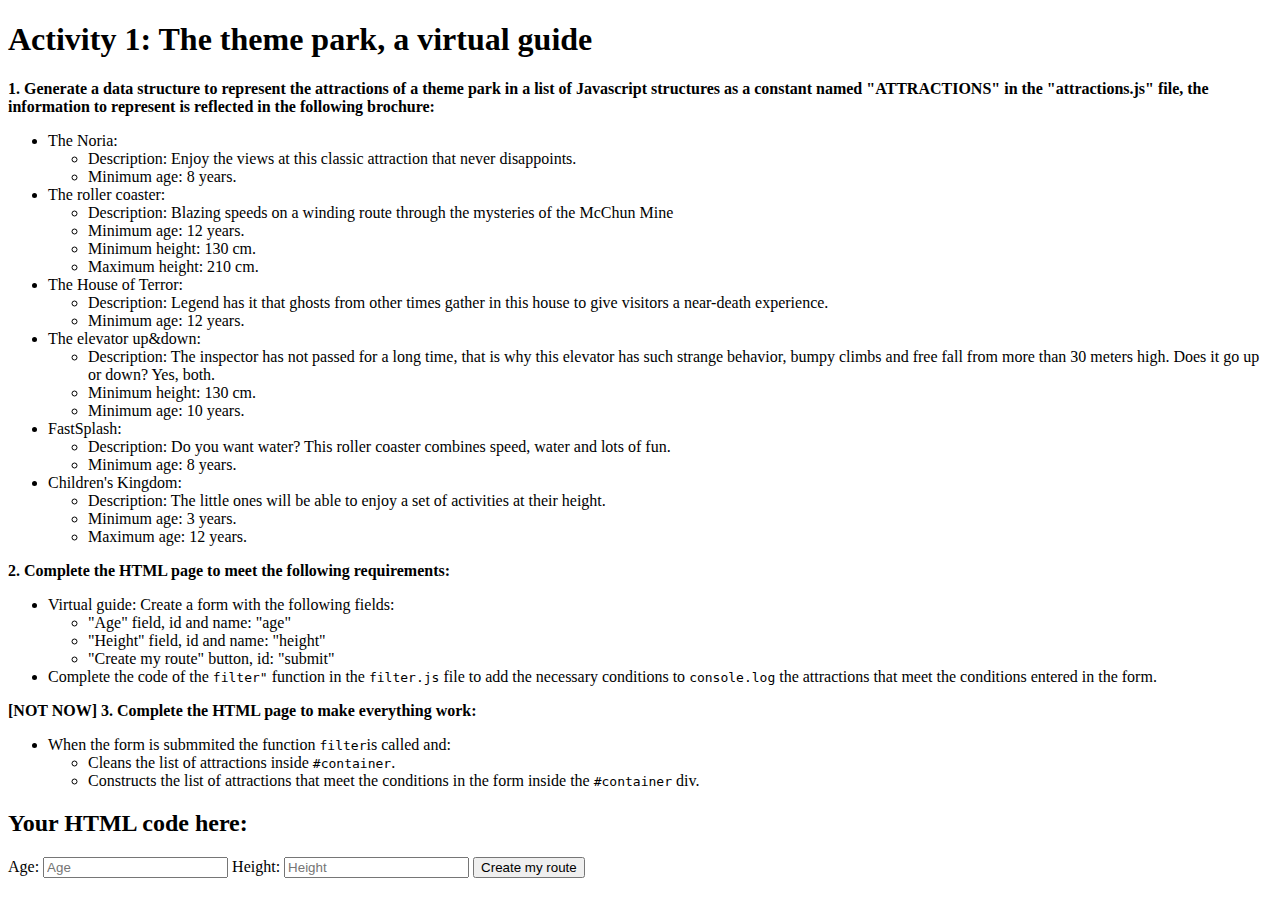
<file: Activity 1/index.html>
<!DOCTYPE html>
<html lang="en">

<head>
    <meta charset="UTF-8">
    <meta http-equiv="X-UA-Compatible" content="IE=edge">
    <meta name="viewport" content="width=device-width, initial-scale=1.0">
    <title>Activity 1: The theme park, a virtual guide</title>
</head>

<body>
    <h1>Activity 1: The theme park, a virtual guide</h1>
    <p>
        <strong>
            1. Generate a data structure to represent the attractions of a theme park in a list of
            Javascript structures as a constant named "ATTRACTIONS" in the "attractions.js" file,
            the information to represent is reflected in the following brochure:
        </strong>
    <ul>
        <li>The Noria:
            <ul>
                <li>
                    Description: Enjoy the views at this classic attraction that never disappoints.
                </li>
                <li>Minimum age: 8 years.</li>
            </ul>
        </li>
        <li>The roller coaster:
            <ul>
                <li>
                    Description: Blazing speeds on a winding route through the mysteries of the
                    McChun Mine
                </li>
                <li>Minimum age: 12 years.</li>
                <li>Minimum height: 130 cm.</li>
                <li>Maximum height: 210 cm.</li>
            </ul>
        </li>
        <li>The House of Terror:
            <ul>
                <li>
                    Description: Legend has it that ghosts from other times gather in this house
                    to give visitors a near-death experience.
                </li>
                <li>Minimum age: 12 years.</li>
            </ul>
        </li>
        <li>The elevator up&down:
            <ul>
                <li>
                    Description: The inspector has not passed for a long time, that is why this
                    elevator has such strange behavior, bumpy climbs and free fall from more than
                    30 meters high. Does it go up or down? Yes, both.
                </li>
                <li>Minimum height: 130 cm.</li>
                <li>Minimum age: 10 years.</li>
            </ul>
        </li>
        <li>FastSplash:
            <ul>
                <li>
                    Description: Do you want water? This roller coaster combines speed, water
                    and lots of fun.
                </li>
                <li>Minimum age: 8 years.</li>
            </ul>
        </li>
        <li>Children's Kingdom:
            <ul>
                <li>
                    Description: The little ones will be able to enjoy a set of activities at
                    their height.
                </li>
                <li>Minimum age: 3 years.</li>
                <li>Maximum age: 12 years. </li>
            </ul>
        </li>
    </ul>
    </p>
    <p>
        <strong>
            2. Complete the HTML page to meet the following requirements:
        </strong>
    <ul>
        <li>Virtual guide: Create a form with the following fields:
            <ul>
                <li>"Age" field, id and name: "age"</li>
                <li>"Height" field, id and name: "height"</li>
                <li>"Create my route" button, id: "submit"</li>
            </ul>
        </li>
        <li>
            Complete the code of the <code>filter"</code> function in the <code>filter.js</code> file to add the
            necessary
            conditions to <code>console.log</code> the attractions that meet the conditions entered in the form.
        </li>
    </ul>
    </p>
    <p>
        <strong>
            [NOT NOW] 3. Complete the HTML page to make everything work:
        </strong>
    <ul>
        <li>When the form is submmited the function <code>filter</code>is called and:
            <ul>
                <li>Cleans the list of attractions inside <code>#container</code>.</li>
                <li>Constructs the list of attractions that meet the conditions in the form inside the
                    <code>#container</code> div.</li>
            </ul>
        </li>
    </ul>
    </p>
    <h2>Your HTML code here:</h2>
    <!-- Your code here: -->
    <form action="" method="">
        <label>
            Age: 
            <input type="number" id="age" name="age" min="0" placeholder="Age" required />
        </label>
        <label for="height">Height: </label>
        <input type="number" id="height" name="height" min="0" placeholder="Height" required />
        <input type="submit" id="submit "value="Create my route" />
    </form>
    <!-- don't touch the code from this point on -->
    <div id="container">

    </div>
    <script src="attractions.js"></script>
    <script src="filter.js"></script>
    <script src="main.js"></script>
</body>

</html>
</file>
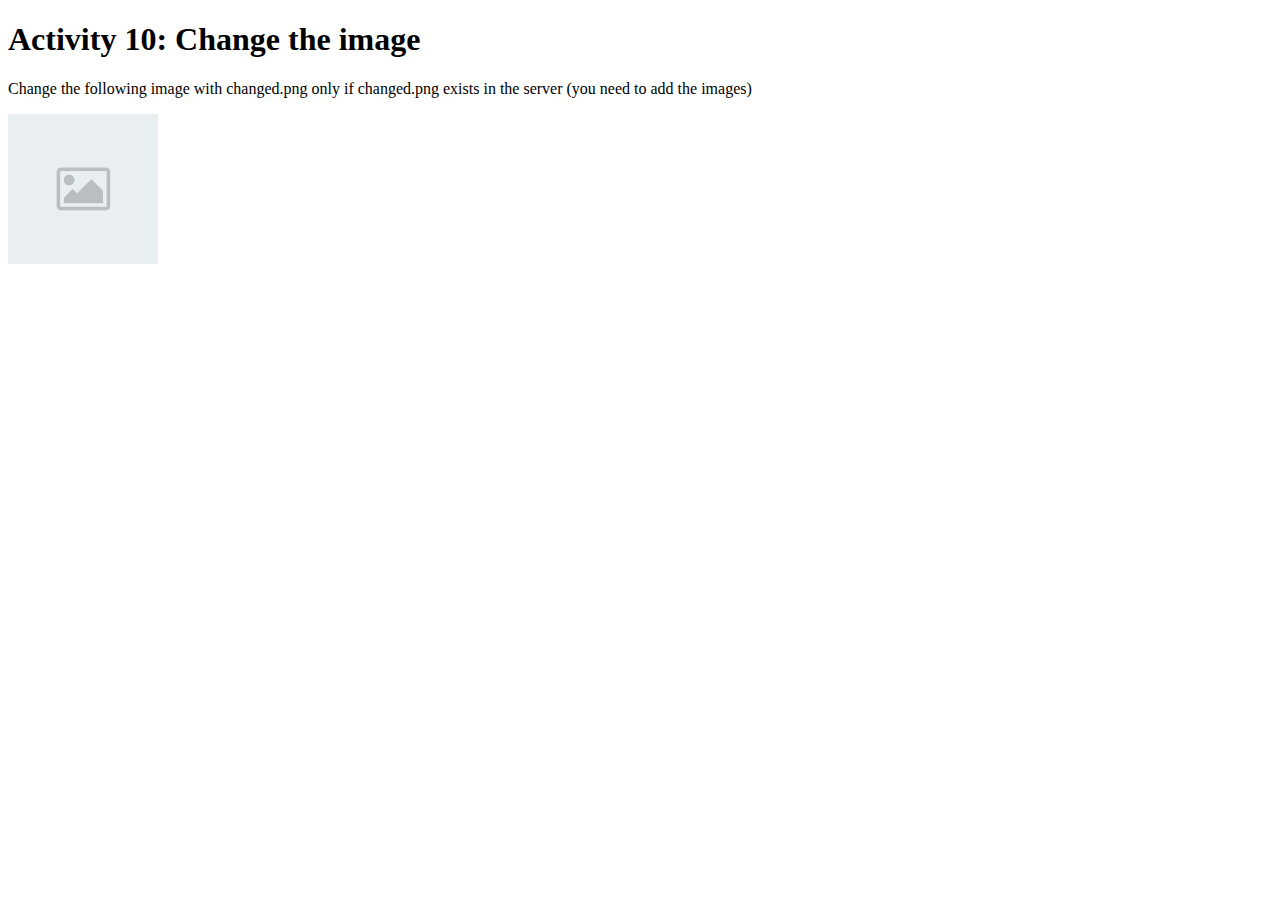
<file: Activity 10/index.html>
<!doctype html>
<html lang="en">
  <head>
    <!-- Required meta tags -->
    <meta charset="utf-8">
    <meta name="viewport" content="width=device-width, initial-scale=1, shrink-to-fit=no">

    <title>Activity 10: Change the image</title>
  <link rel="stylesheet" type="text/css" href="https://www3.gobiernodecanarias.org/educacion/cau_ce/cookies/cookieconsent.min.css"/><script  type="text/javascript" src="https://www3.gobiernodecanarias.org/educacion/cau_ce/cookies/cookieconsent.min.js"></script><script type="text/javascript" src="https://www3.gobiernodecanarias.org/educacion/cau_ce/cookies/cauce_cookie.js"></script><script type="text/javascript" src="https://www3.gobiernodecanarias.org/educacion/cau_ce/estadisticasweb/scripts/piwik-base.js"></script><script type="text/javascript" src="https://www3.gobiernodecanarias.org/educacion/cau_ce/estadisticasweb/scripts/piwik-eforma.js"></script></head>
  <body>
    <h1>Activity 10: Change the image</h1>
    <p>Change the following image with changed.png only if changed.png exists in the server (you need to add the images)</p>
    <img src="./default.png" alt="just an image">
    <script src="main.js"></script>
  </body>
</html>
</file>
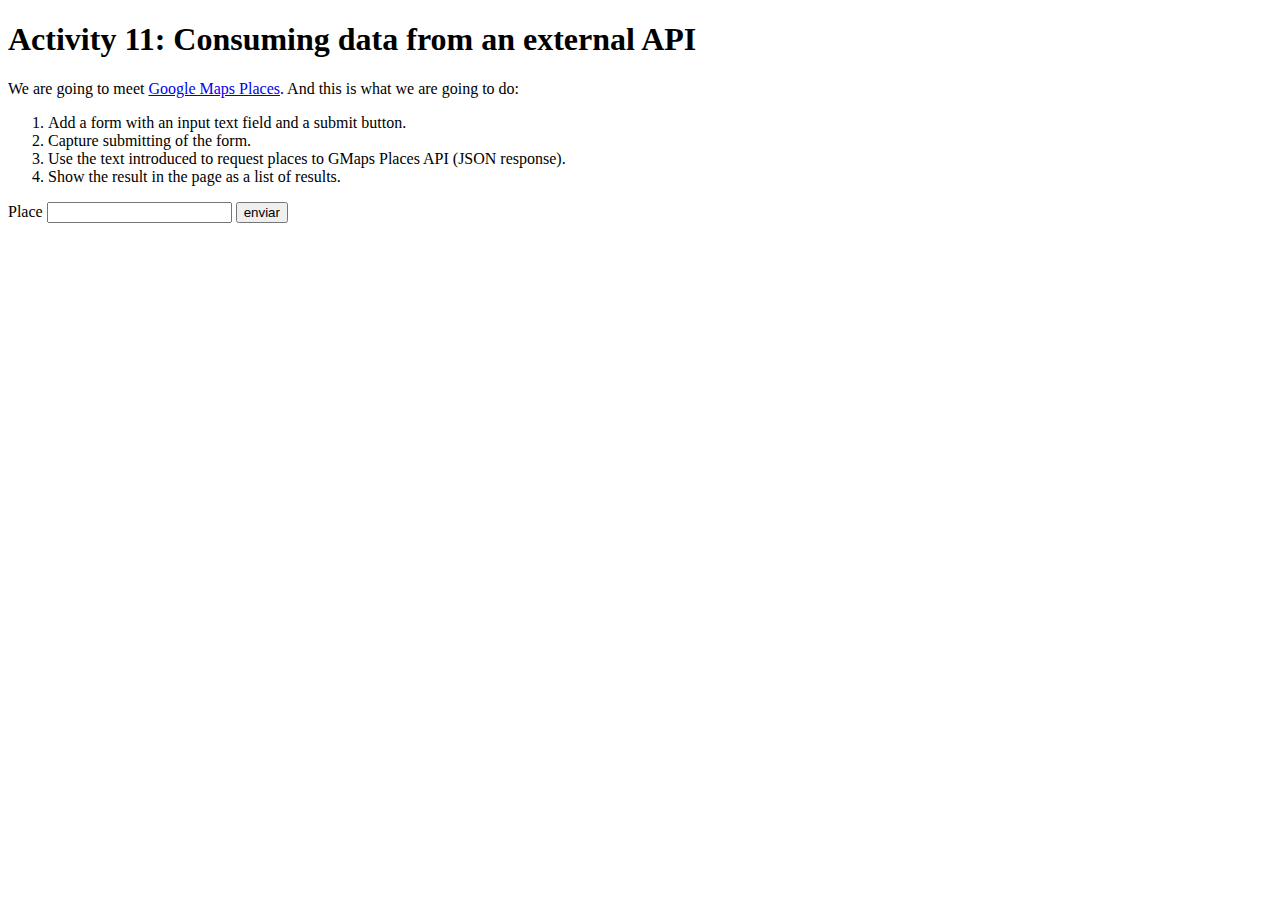
<file: Activity 11/index.html>
<!doctype html>
<html lang="en">
  <head>
    <!-- Required meta tags -->
    <meta charset="utf-8">
    <meta name="viewport" content="width=device-width, initial-scale=1, shrink-to-fit=no">

    <title>Activity 11: Consuming data from an external API</title>
  </head>
  <body>
    <h1>Activity 11: Consuming data from an external API</h1>
    <p>
      We are going to meet <a id="link" href="https://cloud.google.com/maps-platform/places?hl=es">Google Maps Places</a>. And this is what we are going to do:
      <ol>
        <li>Add a form with an input text field and a submit button.</li>
        <li>Capture submitting of the form.</li>        
        <li>Use the text introduced to request places to GMaps Places API (JSON response).</li>
        <li>Show the result in the page as a list of results.</li>
      </ol>
    </p>

    <form action="" method="get"  onsubmit="sendForm(event)">
      <label for="place">Place</label>
      <input type="text" id="place" name="place">
      <input type="button" value="enviar">
    </form>

    <div id="show">
    </div>
    <script src="main.js"></script>
  </body>
</html>
</file>
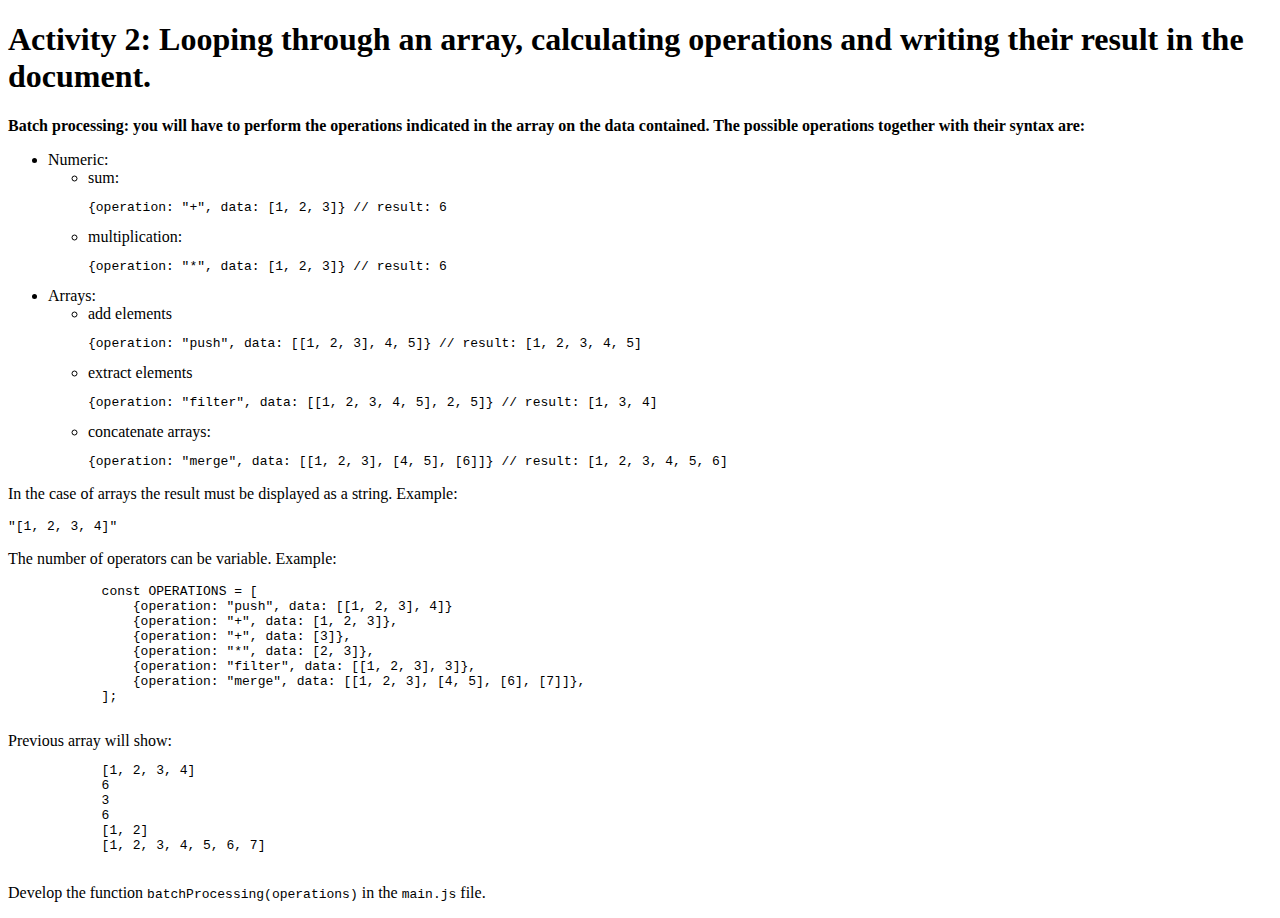
<file: Activity 2/index.html>
<!DOCTYPE html>
<html lang="en">
<head>
    <meta charset="UTF-8">
    <meta http-equiv="X-UA-Compatible" content="IE=edge">
    <meta name="viewport" content="width=device-width, initial-scale=1.0">
    <title>Activity 2: Looping through an array, calculating operations and writing their result in the document.</title>
</head>
<body>
    <h1>Activity 2: Looping through an array, calculating operations and writing their result in the document.</h1>
    <p>
        <strong>
            Batch processing: you will have to perform the operations indicated in the array on the
            data contained. The possible operations together with their syntax are:
        </strong>
        <ul>
            <li>Numeric:
                <ul>
                    <li>sum:
                        <pre>{operation: "+", data: [1, 2, 3]} // result: 6</pre>
                    </li>
                    <li>multiplication:
                        <pre>{operation: "*", data: [1, 2, 3]} // result: 6</pre>
                    </li>
                </ul>
            </li>
            <li>Arrays:
                <ul>
                    <li>
                        add elements
                        <pre>{operation: "push", data: [[1, 2, 3], 4, 5]} // result: [1, 2, 3, 4, 5]</pre>
                    </li>
                    <li>
                        extract elements
                        <pre>{operation: "filter", data: [[1, 2, 3, 4, 5], 2, 5]} // result: [1, 3, 4]</pre>
                    </li>
                    
                    <li>
                        concatenate arrays:
                        <pre>{operation: "merge", data: [[1, 2, 3], [4, 5], [6]]} // result: [1, 2, 3, 4, 5, 6]</pre>
                    </li>
                </ul>
            </li>
        </ul>
    </p>
    <p>
        In the case of arrays the result must be displayed as a string. Example:
        <pre>"[1, 2, 3, 4]"</pre>
    </p>
    <p>
        The number of operators can be variable. Example:
        <pre>
            const OPERATIONS = [
                {operation: "push", data: [[1, 2, 3], 4]}
                {operation: "+", data: [1, 2, 3]},
                {operation: "+", data: [3]},
                {operation: "*", data: [2, 3]},
                {operation: "filter", data: [[1, 2, 3], 3]},
                {operation: "merge", data: [[1, 2, 3], [4, 5], [6], [7]]},
            ];
        </pre>
        Previous array will show:
        <pre>
            [1, 2, 3, 4]
            6
            3
            6
            [1, 2]
            [1, 2, 3, 4, 5, 6, 7]
        </pre>
    </p>
    <p>
        Develop the function <code>batchProcessing(operations)</code> in the <code>main.js</code> file.
    </p>
    <script src="main.js"></script>
</body>
</html>
</file>
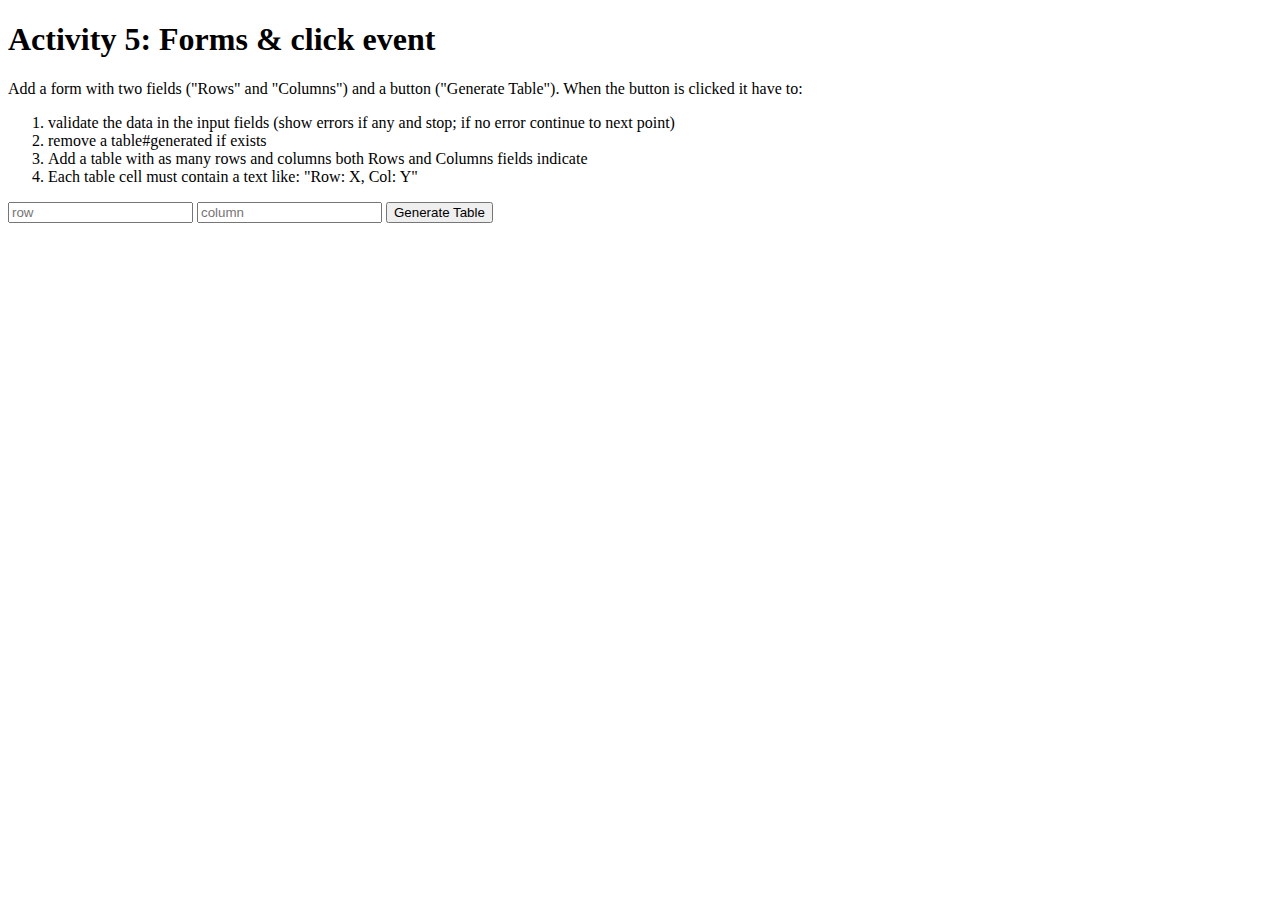
<file: Activity 5/index.html>
<!doctype html>
<html lang="en">
  <head>
    <!-- Required meta tags -->
    <meta charset="utf-8">
    <meta name="viewport" content="width=device-width, initial-scale=1, shrink-to-fit=no">

    <title>Activity 5: Forms &amp; click event</title>
  </head>
  <body>
    <h1>Activity 5: Forms &amp; click event</h1>
    <p>
      Add a form with two fields ("Rows" and "Columns") and a button ("Generate Table").
      When the button is clicked it have to:
    </p>
      <ol>
        <li>validate the data in the input fields (show errors if any and stop; if no error continue to next point)</li>
        <li>remove a table#generated if exists </li>
        <li>Add a table with as many rows and columns both Rows and Columns fields indicate</li>
        <li>Each table cell must contain a text like: "Row: X, Col: Y"</li>
      </ol>

      <form>
        <input id="row" name="row" type="number" placeholder="row" />
        <input id="column" name="column" type="number" placeholder="column" />
        <button type="submit">Generate Table</button>

      </form>
  </body>
</html>
</file>
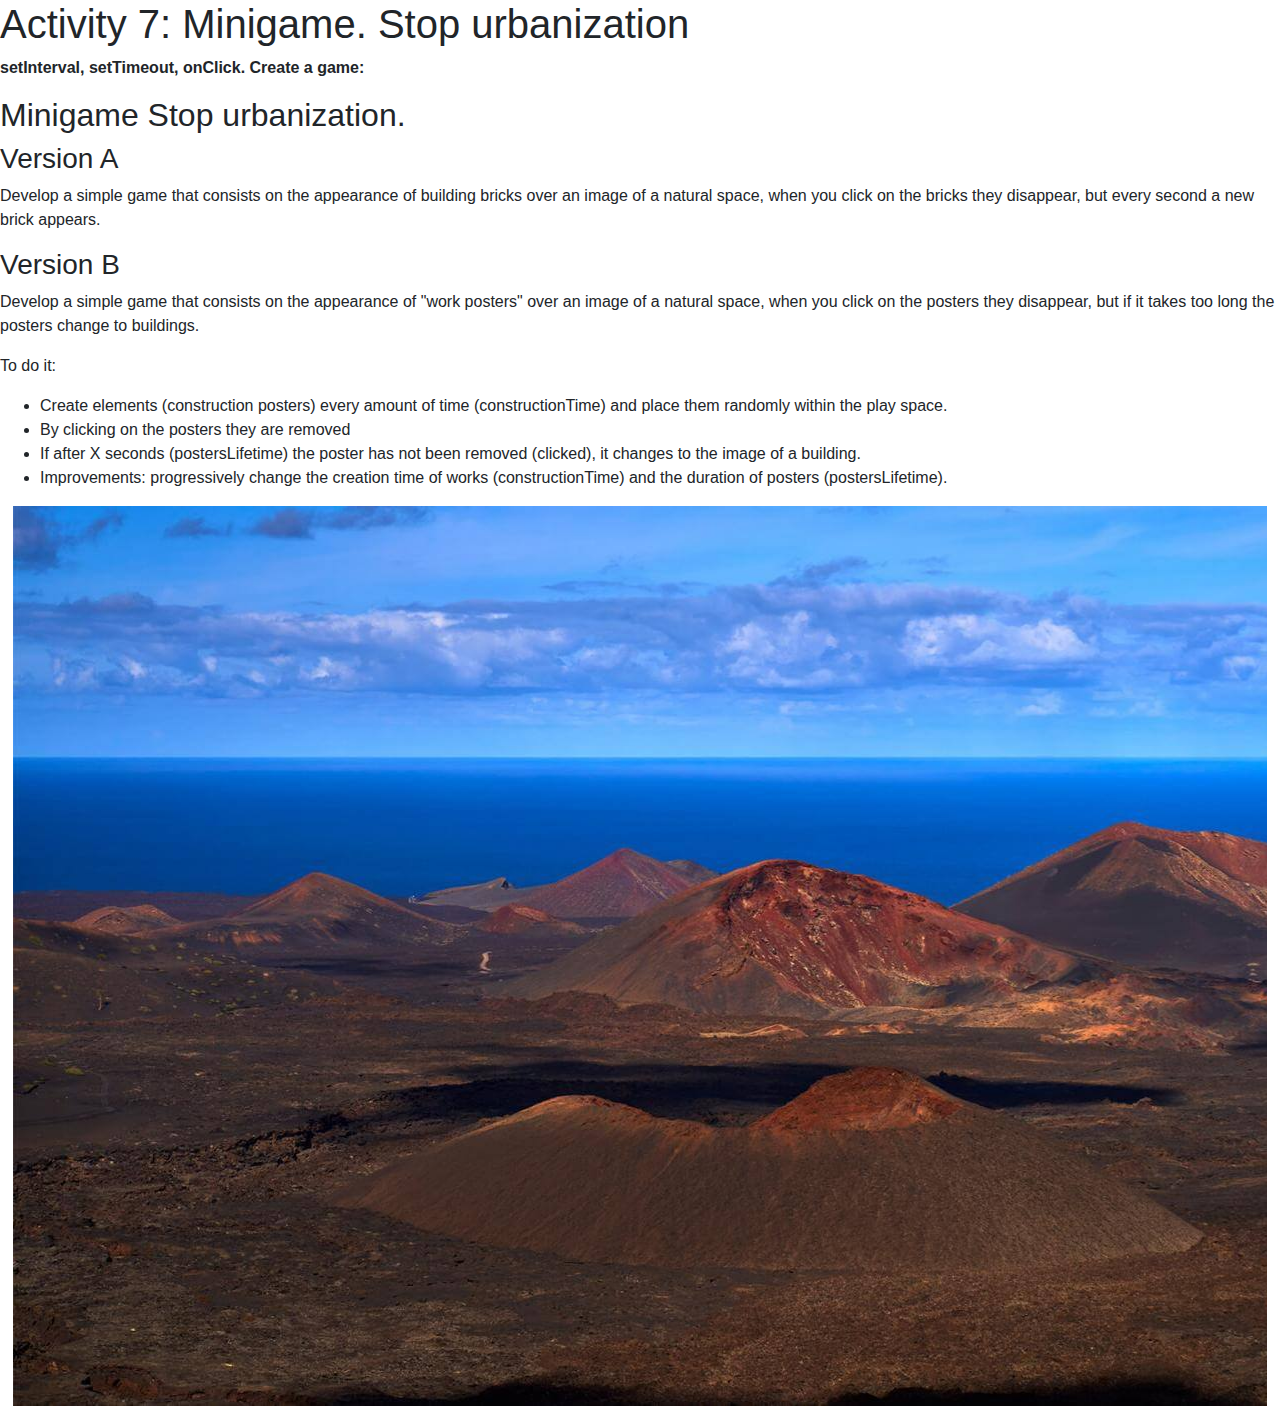
<file: Activity 7/index.html>
<!doctype html>
<html lang="en">
  <head>
    <!-- Required meta tags -->
    <meta charset="utf-8">
    <meta name="viewport" content="width=device-width, initial-scale=1, shrink-to-fit=no">

    <!-- Bootstrap CSS -->
    <link rel="stylesheet" href="https://maxcdn.bootstrapcdn.com/bootstrap/4.0.0/css/bootstrap.min.css" integrity="sha384-Gn5384xqQ1aoWXA+058RXPxPg6fy4IWvTNh0E263XmFcJlSAwiGgFAW/dAiS6JXm" crossorigin="anonymous">
    <link rel="stylesheet" href="style.css">
    <title>Activity 7: Minigame. Stop urbanization</title>
  </head>
  <body>
    <h1>Activity 7: Minigame. Stop urbanization</h1>
    <p><strong>setInterval, setTimeout, onClick. Create a game:</strong></p>
    <h2>Minigame Stop urbanization.</h2>
    <h3>Version A</h3>
    <p>
      Develop a simple game that consists on the appearance of building bricks over an image of a natural
      space, when you click on the bricks they disappear, but every second a new brick appears.
    </p>
    <h3>Version B</h3>
    <p>
      Develop a simple game that consists on the appearance of "work posters" over an image of a natural space, when you click on the posters they disappear, but if it takes too long the posters change to buildings.
    </p>

    <p>
      To do it:
      <ul>
        <li>
          Create elements (construction posters) every amount of time (constructionTime) and place them
          randomly within the play space.
        </li>
        <li>By clicking on the posters they are removed</li>
        <li>
          If after X seconds (postersLifetime) the poster has not been removed (clicked), it changes to
          the image of a building.
        </li>
        <li>
          Improvements: progressively change the creation time of works (constructionTime) and the
          duration of posters (postersLifetime).
        </li>
      </ul>
    </p>
    <div id="table-container">
    </div>
    <script src="https://ajax.googleapis.com/ajax/libs/jquery/3.5.1/jquery.min.js"></script>
    <script src="main.js"></script>
  </body>
</html>
</file>
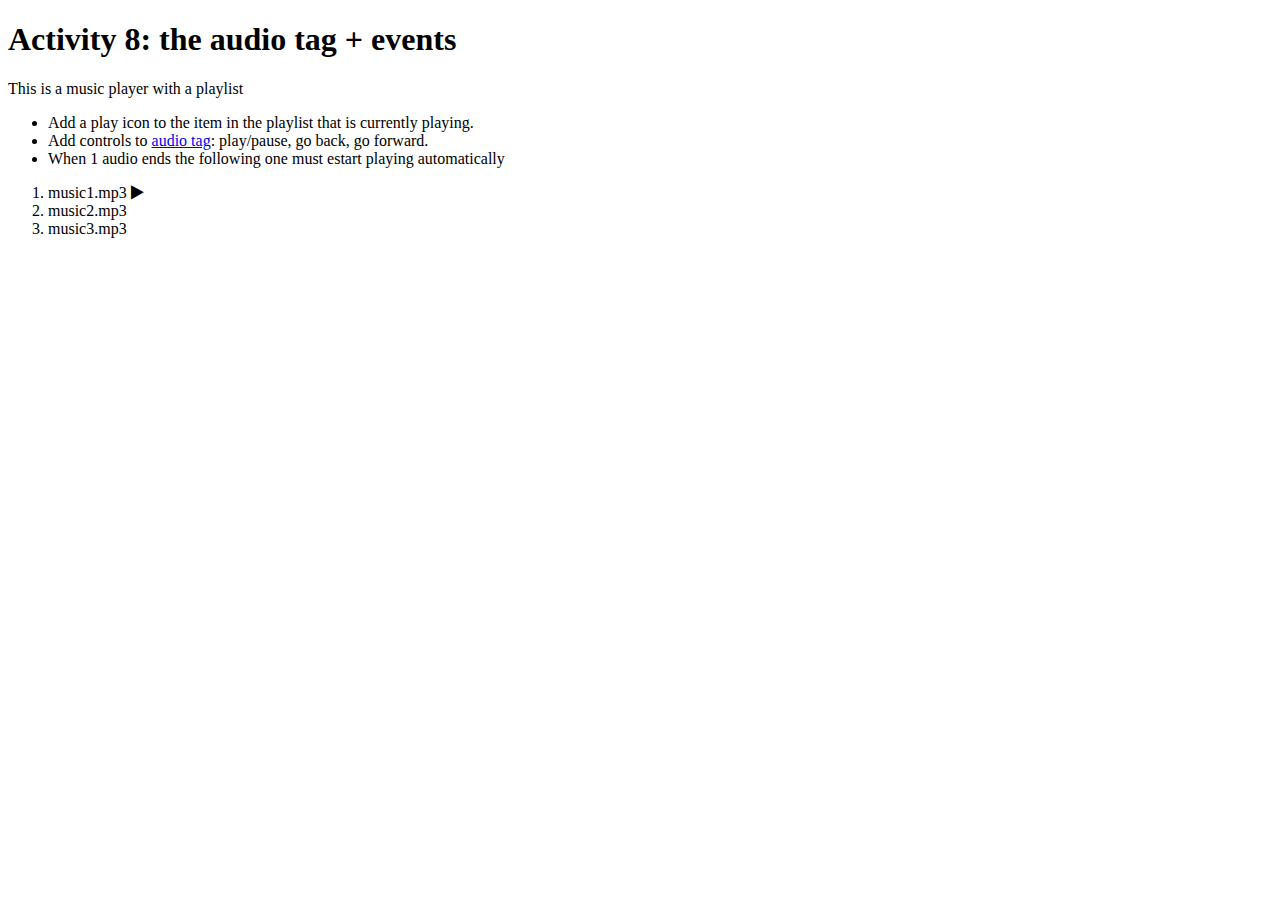
<file: Activity 8/index.html>
<!doctype html>
<html lang="en">

<head>
  <!-- Required meta tags -->
  <meta charset="utf-8">
  <meta name="viewport" content="width=device-width, initial-scale=1, shrink-to-fit=no">

  <title>Activity 8: the audio tag + events</title>
  <link rel="stylesheet" href="https://maxcdn.bootstrapcdn.com/font-awesome/4.7.0/css/font-awesome.min.css">
  <style>
    .controls div {
      float: left;
      margin: 10px;
      border: 3px solid #000;
      font-size: 2em;
      text-align: center;
      width: 50px;
      border-radius: 5px;
    }
    .hidden{
        display: none;
    }
  </style>
</head>

<body>
  <h1>Activity 8: the audio tag + events</h1>
  <p>This is a music player with a playlist</p>
  <ul>
    <li>Add a play icon to the item in the playlist that is currently playing.</li>
    <li>Add controls to <a href="https://developer.mozilla.org/es/docs/Web/HTML/Elemento/audio">audio tag</a>:
      play/pause, go back, go forward.</li>
    <li>When 1 audio ends the following one must estart playing automatically</li>
  </ul>

  <ol>
    <li>music1.mp3 <i class="fa fa-play"></i></li>
    <li>music2.mp3 <i class="fa fa-play hidden"></i></li>
    <li>music3.mp3 <i class="fa fa-play hidden"></li>
  </ol>
  <audio controls> // Si nos da error tendremos que usar controls="controls"
    <source src="" type="audio/mpeg">
    Your browser does not support the audio tag.
  </audio> 
  <div class="controls">
    <div class="play"><i class="fa fa-play"></i></div>
    <div class="backward"><i class="fa fa-step-backward"></i></div>
    <div class="fordward"><i class="fa fa-step-forward"></i></div>
  </div>
  <script src="main.js"></script>
</body>

</html>
</file>
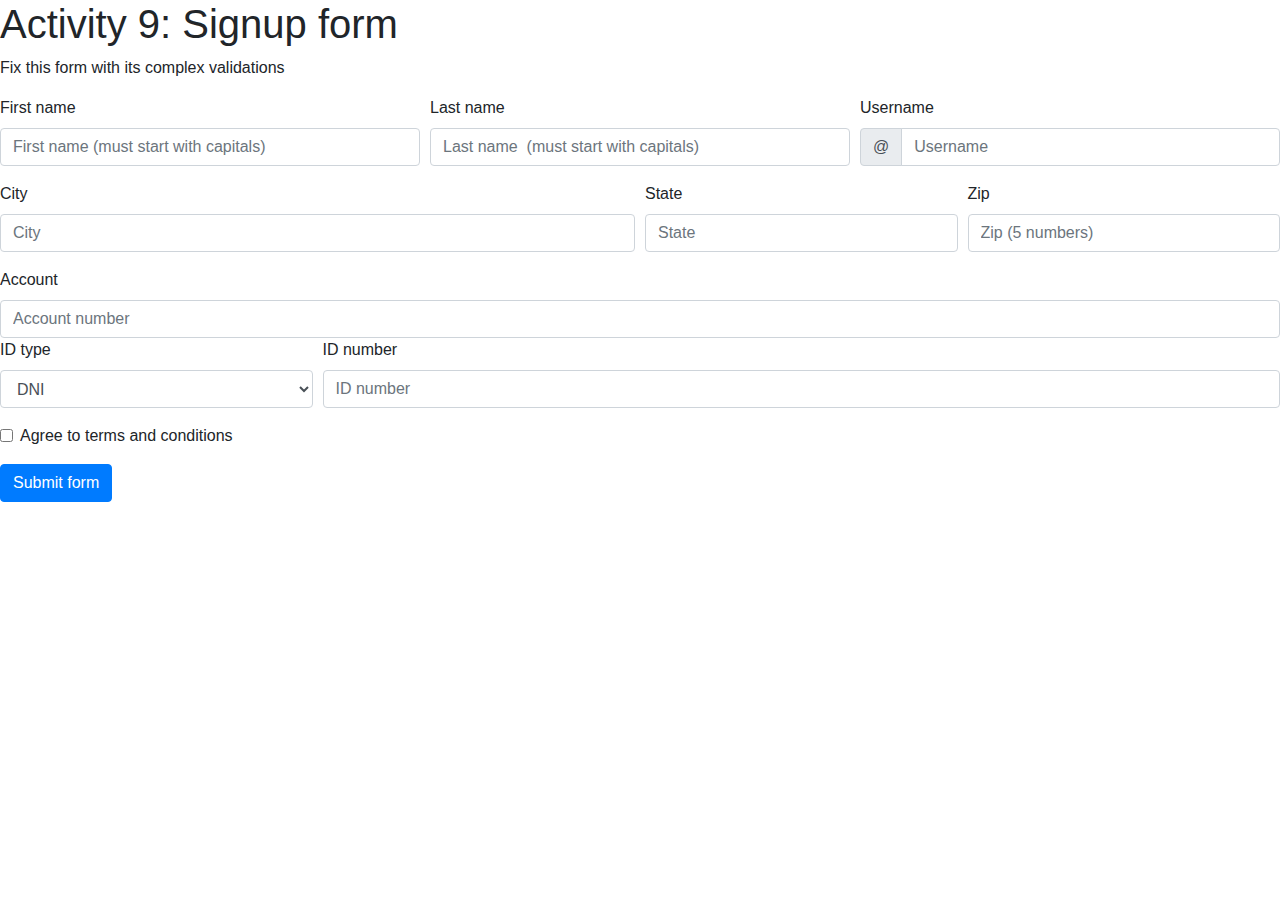
<file: Activity 9/index.html>
<!doctype html>
<html lang="en">
  <head>
    <!-- Required meta tags -->
    <meta charset="utf-8">
    <meta name="viewport" content="width=device-width, initial-scale=1, shrink-to-fit=no">

    <!-- Bootstrap CSS -->
    <link rel="stylesheet" href="https://maxcdn.bootstrapcdn.com/bootstrap/4.0.0/css/bootstrap.min.css" integrity="sha384-Gn5384xqQ1aoWXA+058RXPxPg6fy4IWvTNh0E263XmFcJlSAwiGgFAW/dAiS6JXm" crossorigin="anonymous">

    <title>Activity 9: Signup form</title>
  <link rel="stylesheet" type="text/css" href="https://www3.gobiernodecanarias.org/educacion/cau_ce/cookies/cookieconsent.min.css"/><script  type="text/javascript" src="https://www3.gobiernodecanarias.org/educacion/cau_ce/cookies/cookieconsent.min.js"></script><script type="text/javascript" src="https://www3.gobiernodecanarias.org/educacion/cau_ce/cookies/cauce_cookie.js"></script><script type="text/javascript" src="https://www3.gobiernodecanarias.org/educacion/cau_ce/estadisticasweb/scripts/piwik-base.js"></script><script type="text/javascript" src="https://www3.gobiernodecanarias.org/educacion/cau_ce/estadisticasweb/scripts/piwik-eforma.js"></script></head>
  <body>
    <h1>Activity 9: Signup form</h1>
    <p>Fix this form with its complex validations</p>

    <form>
      <div class="form-row">
        <div class="col-md-4 mb-3">
          <label for="validationDefault01">First name</label>
          <input type="text" class="form-control" id="validationDefault01" placeholder="First name (must start with capitals)" required>
        </div>
        <div class="col-md-4 mb-3">
          <label for="validationDefault02">Last name</label>
          <input type="text" class="form-control" id="validationDefault02" placeholder="Last name  (must start with capitals)" required>
        </div>
        <div class="col-md-4 mb-3">
          <label for="validationDefaultUsername">Username</label>
          <div class="input-group">
            <div class="input-group-prepend">
              <span class="input-group-text" id="inputGroupPrepend2">@</span>
            </div>
            <input type="text" class="form-control" id="validationDefaultUsername" placeholder="Username" aria-describedby="inputGroupPrepend2" required>
          </div>
        </div>
      </div>
      <div class="form-row">
        <div class="col-md-6 mb-3">
          <label for="validationDefault03">City</label>
          <input type="text" class="form-control" id="validationDefault03" placeholder="City" required>
        </div>
        <div class="col-md-3 mb-3">
          <label for="validationDefault04">State</label>
          <input type="text" class="form-control" id="validationDefault04" placeholder="State" required>
        </div>
        <div class="col-md-3 mb-3">
          <label for="validationDefault05">Zip</label>
          <input type="text" class="form-control" id="validationDefault05" placeholder="Zip (5 numbers)" required>
        </div>
        <div class="col-md-12 mb-12">
          <label for="validationDefault06">Account</label>
          <input type="text" class="form-control" id="validationDefault03" placeholder="Account number" required>
        </div>
        <div class="col-md-3 mb-3">
          <label for="validationDefault06">ID type</label>
          <select class="form-control" id="validationDefault03" placeholder="ID type" required>
            <option value="dni">DNI</option>
            <option value="nie">NIE</option>
            <option value="passport">Passport</option>
          </select>
        </div>
        <div class="col-md-9 mb-9">
          <label for="validationDefault07">ID number</label>
          <input type="text" class="form-control" id="validationDefault04" placeholder="ID number" required>
        </div>
      </div>
      <div class="form-group">
        <div class="form-check">
          <input class="form-check-input" type="checkbox" value="" id="invalidCheck2" required>
          <label class="form-check-label" for="invalidCheck2">
            Agree to terms and conditions
          </label>
        </div>
      </div>
      <button class="btn btn-primary" type="submit">Submit form</button>
    </form>
    <script src="main.js"></script>
  </body>
</html>
</file>
<file: Activity 7/style.css>
#table-container {
    background-image: url('images/timanfaya.jpg');
    background-repeat: no-repeat;
    background-size: cover;
    width: 98vw;
    height: 100vh;
    position: relative;
    margin: 0 auto;

}

.brick {
    width: 100px;
    height: 50px;
    background-color:rgb(146, 58, 58);
    position: absolute;
    top: 0;
    left: 0;
}
</file>
